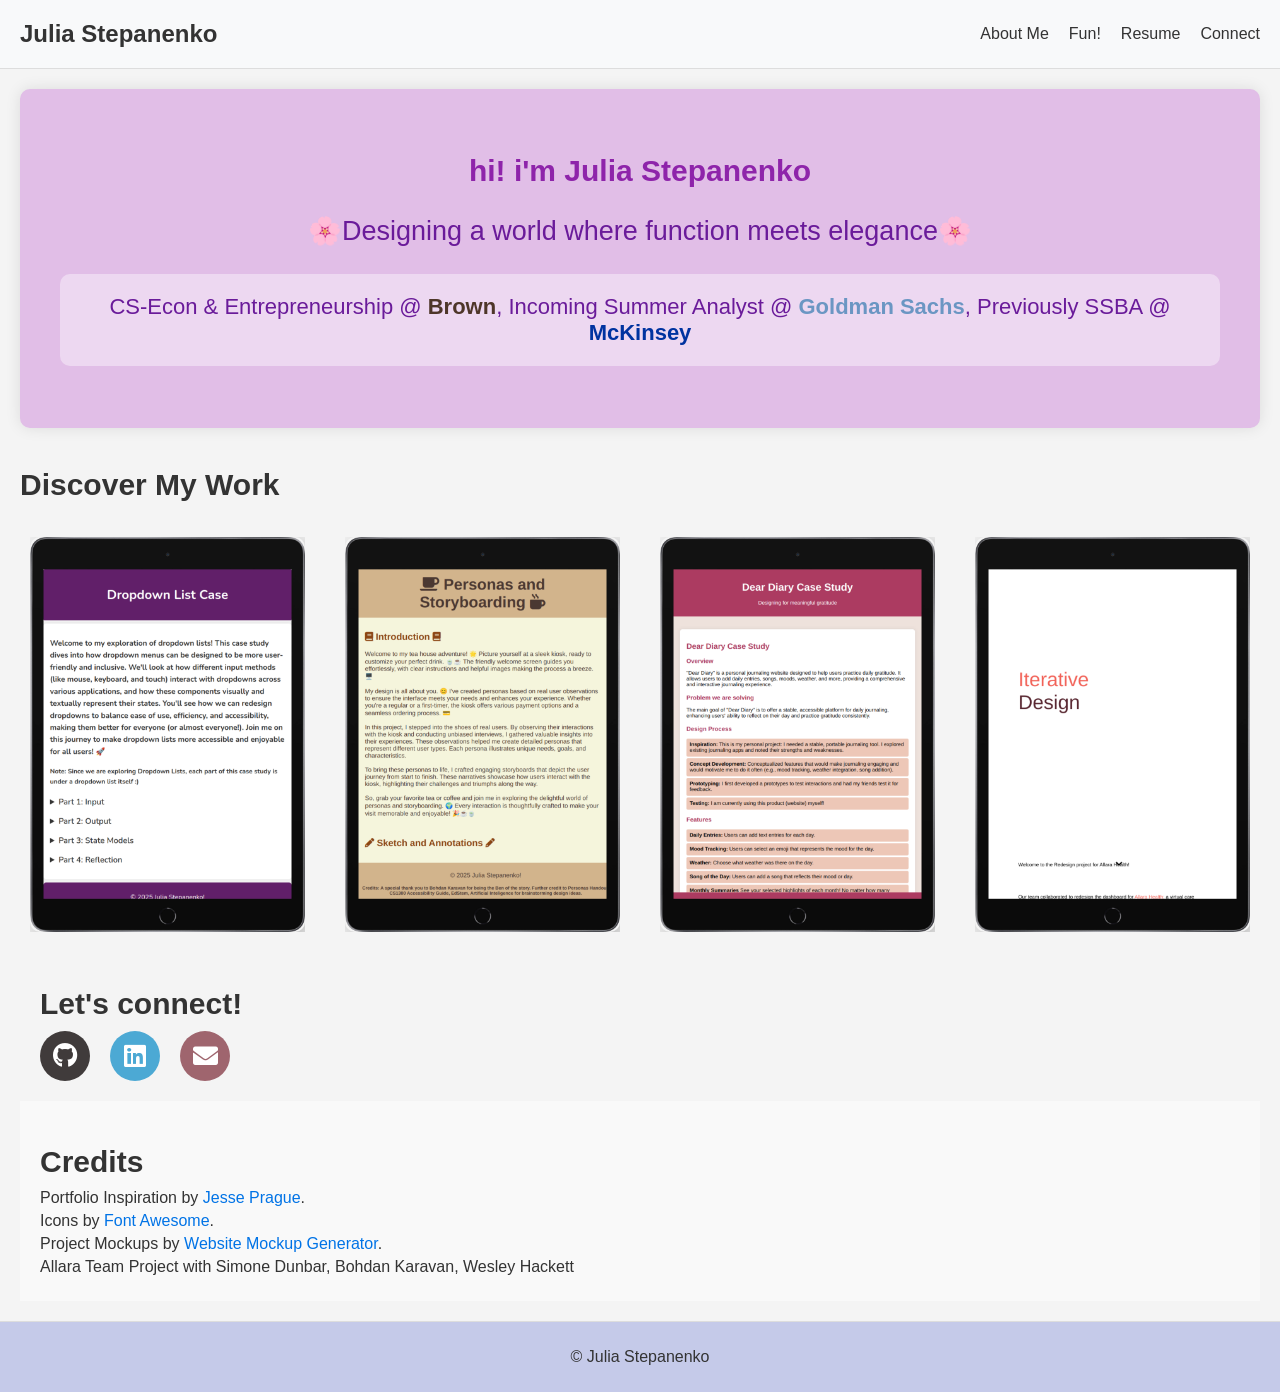
<file: index.html>
<!DOCTYPE html>
<html lang="en">
  <head>
    <meta charset="UTF-8" />
    <meta name="viewport" content="width=device-width, initial-scale=1.0" />
    <title>Julia Stepanenko - Portfolio</title>
    <link rel="stylesheet" href="styles.css" />
    <link
      rel="stylesheet"
      href="https://cdnjs.cloudflare.com/ajax/libs/font-awesome/5.15.3/css/all.min.css"
    />
  </head>
  <body>
    <header>
      <div class="container">
        <div class="logo">
          <h1>Julia Stepanenko</h1>
        </div>
        <nav>
          <ul>
            <li><a href="about.html">About Me</a></li>
            <li><a href="fun.html">Fun!</a></li>
            <li>
              <a href="JuliaStepanenko_GS2025 (2).pdf" target="_blank"
                >Resume</a
              >
            </li>
            <li><a href="index.html#connect">Connect</a></li>
          </ul>
        </nav>
      </div>
    </header>
    <main>
      <section id="about">
        <div class="personal-section">
          <h2><span class="highlight">hi! i'm Julia Stepanenko</span></h2>
          <p style="font-size: 27px">
            🌸Designing a world where function meets elegance🌸
          </p>
          <p
            style="
              background-color: rgba(255, 255, 255, 0.4);
              padding: 20px;
              border-radius: 10px;
              font-size: 22px;
            "
          >
            CS-Econ & Entrepreneurship @
            <span style="color: #4e3629; font-weight: bold">Brown</span>,
            Incoming Summer Analyst @
            <span style="color: #6b96c3; font-weight: bold">Goldman Sachs</span
            >, Previously SSBA @
            <span style="color: #0033a0; font-weight: bold">McKinsey</span>
          </p>
        </div>
      </section>

      <section id="work">
        <h2 class="discoverwork">Discover My Work</h2>
        <div class="image-container-wrapper">
          <!-- Acc Comps -->
          <div class="image-container">
            <img
              src="pics/acc-comp.png"
              alt="Accessible Components case study img"
            />
            <a
              class="overlay facebook-watch-overlay"
              href="https://ystepane.github.io/cs1300-acc-comp/"
              target="_blank"
            >
              <div class="overlay-content">
                <h3>Accessible Components</h3>
                <p>Skills: HTML, CSS, Accessibility</p>
                <p class="tags">Accessibility</p>
                <p class="tags bottom">🌸User-friendly, accessible idea</p>
                <p class="date-tag">📅 February 2025</p>
              </div>
            </a>
          </div>

          <!-- Class 2 - Personas -->
          <div class="image-container">
            <img src="pics/personas.png" alt="Personas case study img" />
            <a
              class="overlay facebook-watch-overlay"
              href="https://ystepane.github.io/cs1300-personas/"
              target="_blank"
            >
              <div class="overlay-content">
                <h3>Personas</h3>
                <p>Skills: UX Design, Research, Interviews</p>
                <p class="tags">UX Design</p>
                <p class="tags bottom">🌸Creative, insightful storyboards</p>

                <p class="date-tag">📅 March 2025</p>
              </div>
            </a>
          </div>
          <!-- Personal -->
          <div class="image-container">
            <img src="pics/deardiary.png" alt="Dear Diary case study img" />
            <a
              class="overlay facebook-watch-overlay"
              href="https://ystepane.github.io/dear-diary-case/"
              target="_blank"
            >
              <div class="overlay-content">
                <h3>Dear Diary</h3>
                <p>Skills: Web Development, Problem Solving</p>
                <p class="tags">Web Development</p>
                <p class="tags bottom">🌸Portable, interactive gratitude</p>

                <p class="date-tag">📅 March 2025</p>
              </div>
            </a>
          </div>
          <!-- Class 3 - Allara -->
          <div class="image-container">
            <img src="pics/allara.png" alt="Startup Redesign case study img" />
            <a
              class="overlay facebook-watch-overlay"
              href="https://ystepane.github.io/allara3/"
              target="_blank"
            >
              <div class="overlay-content">
                <h3>Startup Redesign</h3>
                <p>Skills: Branding, UI Design</p>
                <p class="tags">Group Project: UI Design</p>
                <p class="tags bottom">🌸Intuitive, modular solution</p>

                <p class="date-tag">📅 April 2025</p>
                <p>
                  Contribution: Wireframing, <br />Email communications, Figma
                  and Website prototyping.
                </p>
              </div>
            </a>
          </div>
        </div>
      </section>
      <section id="connect" class="connect">
        <h2 class="connect-title">Let's connect!</h2>
        <div class="icon-container">
          <a href="https://github.com/ystepane" class="github" target="_blank">
            <i class="fab fa-github" style="font-size: 25px"></i>
          </a>
          <a
            href="https://www.linkedin.com/in/julia-stepanenko"
            class="linkedin"
            target="_blank"
          >
            <i class="fab fa-linkedin" style="font-size: 25px"></i>
          </a>
          <a href="mailto:yuliia_stepanenko@brown.edu" class="email">
            <i class="fas fa-envelope" style="font-size: 25px"></i>
          </a>
        </div>
      </section>
      <section id="credits" class="credits">
        <h2>Credits</h2>
        <p>
          Portfolio Inspiration by
          <a href="https://jesseprague.com/index.html" target="_blank"
            >Jesse Prague</a
          >.
        </p>
        <p>
          Icons by
          <a href="https://fontawesome.com/" target="_blank">Font Awesome</a>.
        </p>
        <p>
          Project Mockups by
          <a href="https://websitemockupgenerator.com/" target="_blank"
            >Website Mockup Generator</a
          >.
        </p>

        <p>
          Allara Team Project with Simone Dunbar, Bohdan Karavan, Wesley Hackett
        </p>
      </section>
    </main>

    <footer>
      <p>&copy; Julia Stepanenko</p>
    </footer>
  </body>
</html>
</file>
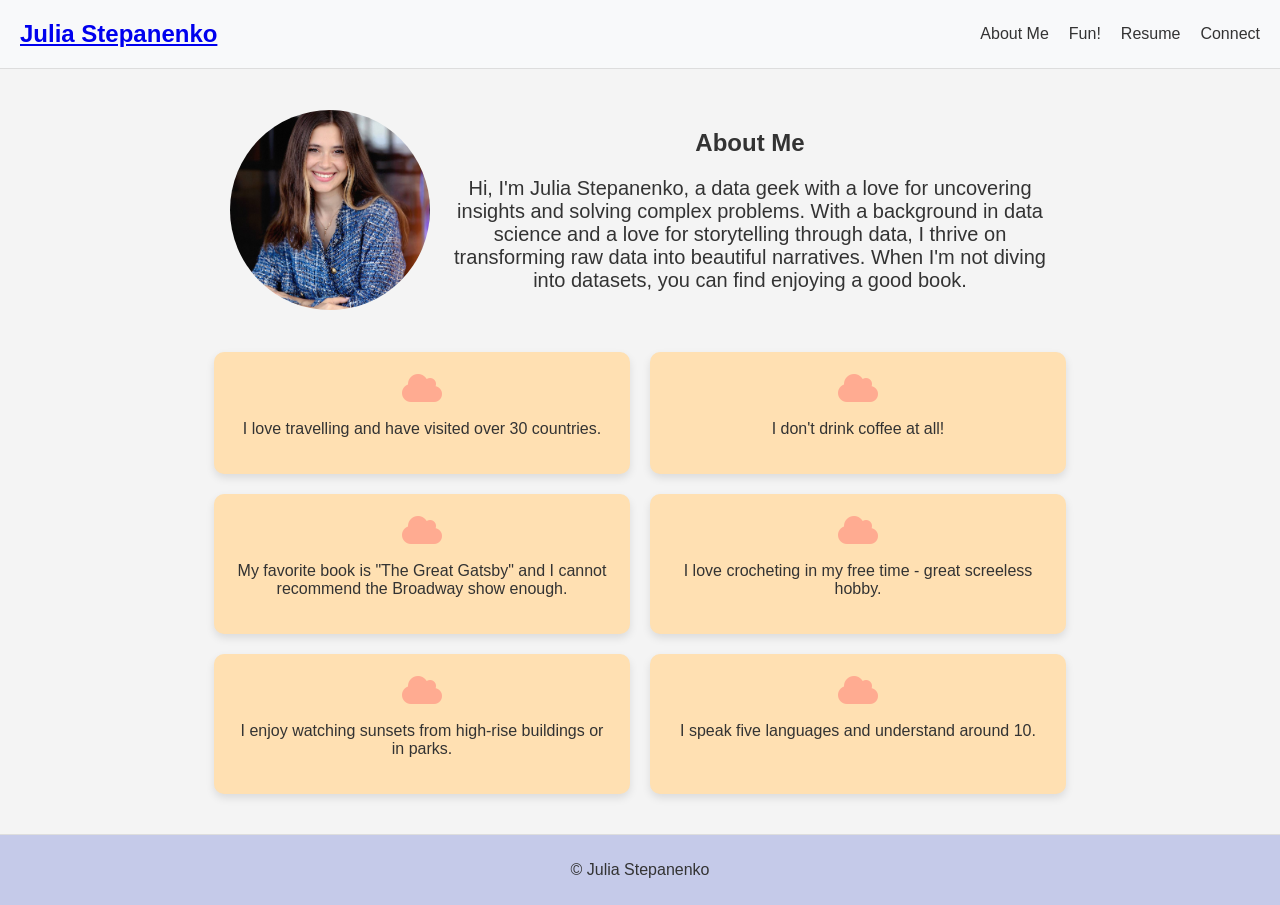
<file: about.html>
<!DOCTYPE html>
<html lang="en">
  <head>
    <meta charset="UTF-8" />
    <meta name="viewport" content="width=device-width, initial-scale=1.0" />
    <title>About Julia Stepanenko</title>
    <link rel="stylesheet" href="styles.css" />
    <link
      rel="stylesheet"
      href="https://cdnjs.cloudflare.com/ajax/libs/font-awesome/5.15.3/css/all.min.css"
    />
  </head>
  <body>
    <header>
      <div class="container">
        <div class="logo">
          <h1><a href="index.html">Julia Stepanenko</a></h1>
        </div>
        <nav>
          <ul>
            <li><a href="about.html">About Me</a></li>
            <li><a href="fun.html">Fun!</a></li>
            <li>
              <a href="JuliaStepanenko_GS2025 (2).pdf" target="_blank"
                >Resume</a
              >
            </li>
            <li><a href="index.html#connect">Connect</a></li>
          </ul>
        </nav>
      </div>
    </header>

    <main>
      <section id="about">
        <div class="about-container">
          <img src="pics/photo.jpg" alt="Julia Stepanenko headshot picture" />
          <div class="text">
            <h2>About Me</h2>
            <p class="aboutme">
              Hi, I'm Julia Stepanenko, a data geek with a love for uncovering
              insights and solving complex problems. With a background in data
              science and a love for storytelling through data, I thrive on
              transforming raw data into beautiful narratives. When I'm not
              diving into datasets, you can find enjoying a good book.
            </p>
          </div>
        </div>
        <div class="clouds">
          <div class="cloud">
            <i class="fas fa-cloud"></i>
            <p>I love travelling and have visited over 30 countries.</p>
          </div>
          <div class="cloud">
            <i class="fas fa-cloud"></i>
            <p>I don't drink coffee at all!</p>
          </div>
          <div class="cloud">
            <i class="fas fa-cloud"></i>
            <p>
              My favorite book is "The Great Gatsby" and I cannot recommend the
              Broadway show enough.
            </p>
          </div>
          <div class="cloud">
            <i class="fas fa-cloud"></i>
            <p>I love crocheting in my free time - great screeless hobby.</p>
          </div>
          <div class="cloud">
            <i class="fas fa-cloud"></i>
            <p>
              I enjoy watching sunsets from high-rise buildings or in parks.
            </p>
          </div>
          <div class="cloud">
            <i class="fas fa-cloud"></i>
            <p>I speak five languages and understand around 10.</p>
          </div>
        </div>
      </section>
    </main>

    <footer>
      <p>&copy; Julia Stepanenko</p>
    </footer>
  </body>
</html>
</file>
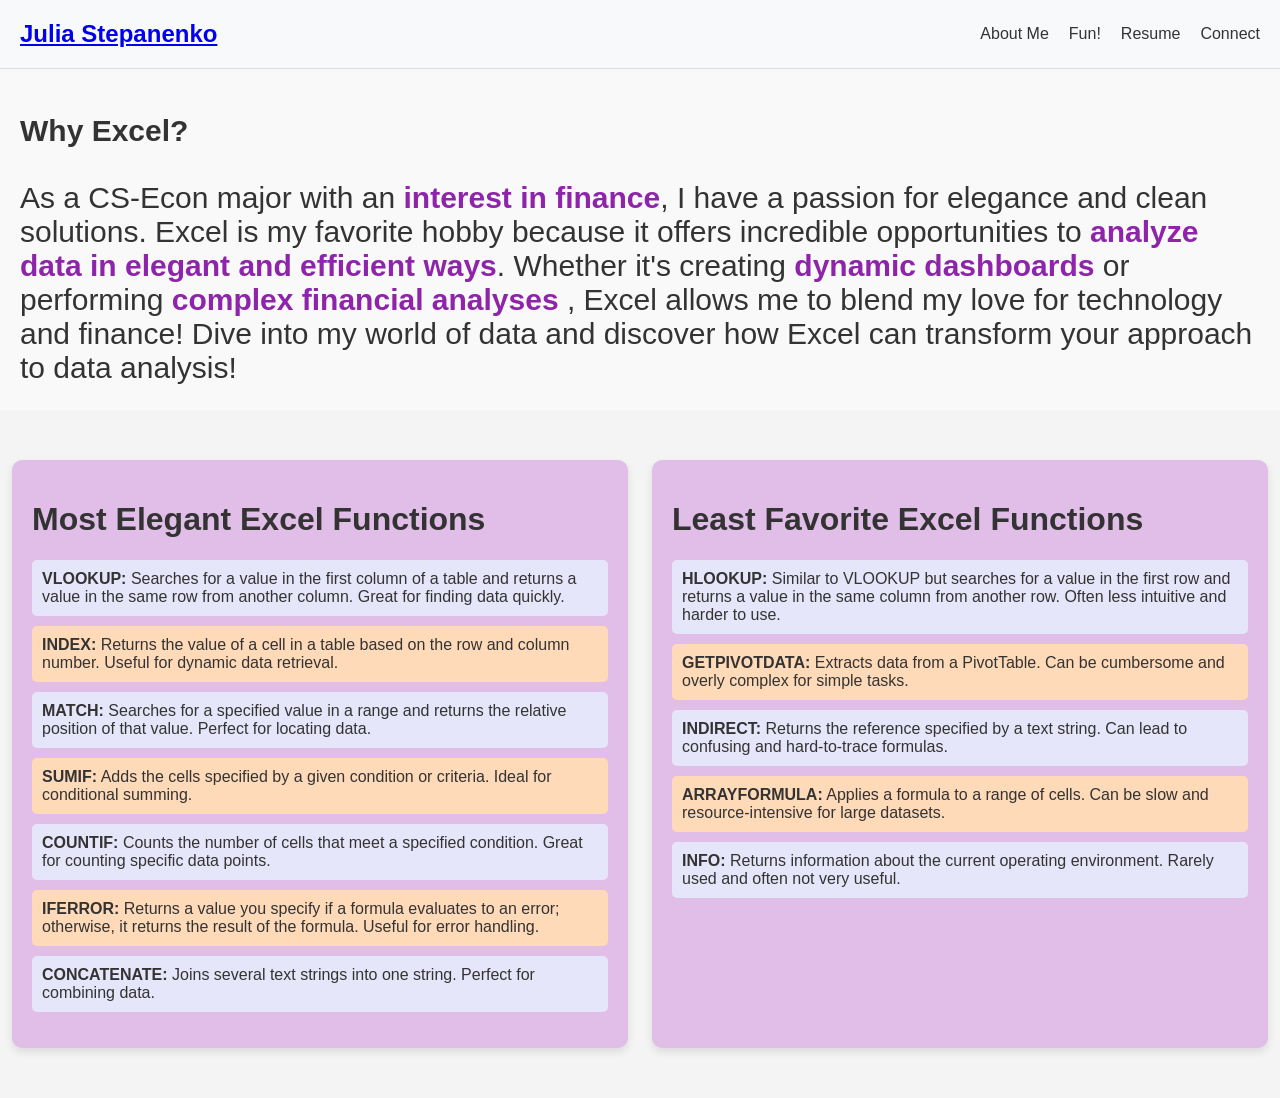
<file: fun.html>
<!DOCTYPE html>
<html lang="en">
  <head>
    <meta charset="UTF-8" />
    <meta name="viewport" content="width=device-width, initial-scale=1.0" />
    <title>Most Elegant Excel Functions</title>
    <link rel="stylesheet" href="styles.css" />
    <style>
      .container-excel-wrapper {
        display: flex;
        justify-content: space-between;
      }
      .container-excel {
        width: 45%;
      }
    </style>
  </head>
  <body class="body-fun">
    <header>
      <div class="container">
        <div class="logo">
          <h1><a href="index.html">Julia Stepanenko</a></h1>
        </div>
        <nav>
          <ul>
            <li><a href="about.html">About Me</a></li>
            <li><a href="fun.html">Fun!</a></li>
            <li>
              <a href="JuliaStepanenko_GS2025 (2).pdf" target="_blank"
                >Resume</a
              >
            </li>
            <li><a href="index.html#connect">Connect</a></li>
          </ul>
        </nav>
      </div>
    </header>
    <section id="credits" class="credits">
      <h2>Why Excel?</h2>
           
      <p class="intro-paragraph">
        As a CS-Econ major with an
        <span style="color: #8e24aa; font-weight: bold">
          interest in finance</span
        >, I have a passion for elegance and clean solutions. Excel is my
        favorite hobby because it offers incredible opportunities to
        <span style="color: #8e24aa; font-weight: bold">
          analyze data in elegant and efficient ways</span
        >. Whether it's creating
        <span style="color: #8e24aa; font-weight: bold">
          dynamic dashboards
        </span>
        or performing
        <span style="color: #8e24aa; font-weight: bold">
          complex financial analyses
        </span>
        , Excel allows me to blend my love for technology and finance! Dive into
        my world of data and discover how Excel can transform your approach to
        data analysis!
      </p>
    </section>
    <div class="container-excel-wrapper">
      <div class="container-excel">
        <h1>Most Elegant Excel Functions</h1>
        <ul class="excel-functions">
          <li>
            <strong>VLOOKUP:</strong> Searches for a value in the first column
            of a table and returns a value in the same row from another column.
            Great for finding data quickly.
          </li>
          <li>
            <strong>INDEX:</strong> Returns the value of a cell in a table based
            on the row and column number. Useful for dynamic data retrieval.
          </li>
          <li>
            <strong>MATCH:</strong> Searches for a specified value in a range
            and returns the relative position of that value. Perfect for
            locating data.
          </li>
          <li>
            <strong>SUMIF:</strong> Adds the cells specified by a given
            condition or criteria. Ideal for conditional summing.
          </li>
          <li>
            <strong>COUNTIF:</strong> Counts the number of cells that meet a
            specified condition. Great for counting specific data points.
          </li>
          <li>
            <strong>IFERROR:</strong> Returns a value you specify if a formula
            evaluates to an error; otherwise, it returns the result of the
            formula. Useful for error handling.
          </li>
          <li>
            <strong>CONCATENATE:</strong> Joins several text strings into one
            string. Perfect for combining data.
          </li>
        </ul>
      </div>
      <div class="container-excel">
        <h1>Least Favorite Excel Functions</h1>
        <ul class="excel-functions">
          <li>
            <strong>HLOOKUP:</strong> Similar to VLOOKUP but searches for a
            value in the first row and returns a value in the same column from
            another row. Often less intuitive and harder to use.
          </li>
          <li>
            <strong>GETPIVOTDATA:</strong> Extracts data from a PivotTable. Can
            be cumbersome and overly complex for simple tasks.
          </li>
          <li>
            <strong>INDIRECT:</strong> Returns the reference specified by a text
            string. Can lead to confusing and hard-to-trace formulas.
          </li>
          <li>
            <strong>ARRAYFORMULA:</strong> Applies a formula to a range of
            cells. Can be slow and resource-intensive for large datasets.
          </li>
          <li>
            <strong>INFO:</strong> Returns information about the current
            operating environment. Rarely used and often not very useful.
          </li>
        </ul>
      </div>
    </div>
  </body>
</html>
</file>
<file: styles.css>
body {
  font-family: "Segoe UI", cursive, sans-serif;
  margin: 0;
  padding: 0;
  background-color: #f4f4f4;
  color: #333;
}

header {
  background-color: #f8f9fa;
  color: #333;
  padding: 20px 0;
  border-bottom: 1px solid #ddd;
}

.container {
  display: flex;
  justify-content: space-between;
  align-items: center;
  padding: 0 20px;
}

.logo h1 {
  margin: 0;
  font-size: 1.5em;
}

nav ul {
  list-style: none;
  margin: 0;
  padding: 0;
  display: flex;
}

nav ul li {
  margin-left: 20px;
}

nav ul li a {
  text-decoration: none;
  color: #333;
  font-size: 1em;
}

main {
  padding: 20px;
}

/* .personal-section {
  background-color: #e0f7fa;
  padding: 40px;
  margin-bottom: 40px;
  border-radius: 10px;
  box-shadow: 0 0 15px rgba(0, 0, 0, 0.1);
  text-align: center;
} */

/* .personal-section h2 {
  font-size: 2.5em;
  margin: 0;
  color: #00796b;
}

.personal-section p {
  font-size: 1.5em;
  margin: 10px 0 0;
  color: #004d40;
} */
footer {
  background-color: #f8f9fa;
  color: #333;
  text-align: center;
  padding: 10px;
  border-top: 1px solid #ddd;
}

#work {
  margin-top: 40px;
}

.image-container h3 {
  margin: 45;
  color: #ffffff;
  font-size: 3em;
  text-align: center;
  text-decoration: none;
}

.image-container:hover .overlay h3 .image-container:focus {
  animation: slide-up 0.35s ease-out;
}

.image-container img {
  border-radius: 10px;
  display: block;
  width: 100%;
  box-shadow: 6px 7px 28px 0 rgba(16, 16, 16, 0.3);
}

.image-container {
  position: relative;
}

.overlay {
  position: absolute;
  top: 0;
  bottom: 0;
  left: 0;
  right: 0;
  height: 100%;
  width: 100%;
  opacity: 0;
  transition: 0.5s ease-in-out;
  border-radius: 10px;
  text-decoration: none;
}
.overlay:focus {
  opacity: 1;
}

.facebook-watch-overlay {
  background-color: rgba(255, 255, 255, 0.279);
}

@media screen and (min-width: 700px) {
  .image-container:hover .image-container:focus .overlay {
    opacity: 1;
    transition: 0.3s ease-in-out;
  }
  .image-container:hover .image-container:focus {
    transition: 0.3s ease-in-out;
    transform: scale(1.03);
  }

  .mobile-no-hover {
    display: none !important;
  }
}

.image-container {
  position: relative;
  overflow: hidden;
  flex: 1 1 calc(50% - 20px);
}

.image-container img {
  width: 100%;
  height: auto;
}

.overlay {
  position: absolute;
  top: 0;
  left: 0;
  width: 100%;
  height: 100%;
  background: rgba(0, 0, 0, 0.5);
  color: white;
  display: flex;
  justify-content: center;
  align-items: center;
  opacity: 0;
  transition: opacity 0.3s;
}

.overlay-content {
  text-align: center;
}

.tags {
  color: #ffab91;
  position: absolute;
  top: 10px;
  right: 10px;
  background: rgba(0, 0, 0, 0.7);
  padding: 5px;
  border-radius: 5px;
  border-color: #e79b89;
  border-width: 1px;
  border-style: solid;
  margin-top: 10px;
  margin-bottom: 10px;
}
.overlay-content {
  text-align: center;
}

.overlay-content .tags {
  display: inline-block;
  margin: 5px 0;
  padding: 5px 10px;
  background: rgba(0, 0, 0, 0.7);
  color: #ffab91;
  border-radius: 5px;
  border: 1px solid #e79b89;
}
.overlay-content .bottom {
  margin: 45px 0;
}

.overlay-content .date-tag {
  display: block;
  margin-top: 10px;
  color: #ffab91;
}

.image-container:hover .overlay {
  opacity: 1;
}

@media (max-width: 768px) {
  .image-container {
    flex: 1 1 100%;
  }
}

.overlay img {
  position: absolute;
  top: 50%;
  left: 50%;
  transform: translate(-50%, -50%);
  text-align: center;
  width: 5px;
}

.image-container {
  display: flex;
  flex-wrap: wrap;
  justify-content: space-between;
}

.image-container {
  flex: 1 1 calc(25% - 20px);
  margin: 10px;
}

.image-container-wrapper {
  display: flex;
  flex-wrap: wrap;
  gap: 20px;
}

.image-container {
  flex: 1;
  min-width: 200px;
  max-width: 30%;
}

.about-container {
  display: flex;
  align-items: center;
  justify-content: center;
  padding: 20px;
  text-align: center;
}

.about-container img {
  border-radius: 50%;
  width: 200px;
  height: 200px;
  object-fit: cover;
  margin-right: 20px;
}

.about-container .text {
  max-width: 600px;
}

.clouds {
  display: flex;
  flex-wrap: wrap;
  gap: 20px;
  justify-content: center;
  padding: 20px;
}

.cloud {
  background-color: #ffe0b2;
  border-radius: 10px;
  padding: 20px;
  width: calc(33% - 20px);
  box-shadow: 0 4px 8px rgba(0, 0, 0, 0.1);
  text-align: center;
}

.cloud i {
  font-size: 2em;
  color: #ffab91;
}

.personal-section {
  background-color: #e1bee7; /* Pastel purple */
  padding: 40px;
  margin-bottom: 40px;
  border-radius: 10px;
  box-shadow: 0 0 15px rgba(0, 0, 0, 0.1);
  text-align: center;
}

.personal-section h2 {
  color: #8e24aa;
  font-size: 30px;
}
.discoverwork {
  font-size: 30px;
}
.personal-section p {
  color: #6a1b9a;
}

/* .container {
    display: flex;
    justify-content: space-between;
    align-items: center;
    padding: 0 20px;
  } */

footer {
  background-color: #c5cae9;
}

.container-excel {
  max-width: 800px;
  margin: 50px auto;
  padding: 20px;
  background-color: #e1bee7;
  border-radius: 10px;
  box-shadow: 0 4px 8px rgba(0, 0, 0, 0.1);
}
/* Fun! */
.excel-functions {
  list-style-type: none;
  padding: 0;
}

.excel-functions li {
  background-color: #ffdab9;
  color: #333333;
  margin: 10px 0;
  padding: 10px;
  border-radius: 5px;
  text-align: left;
}

.excel-functions li:nth-child(odd) {
  background-color: #e6e6fa;
}

.info-box {
  background-color: rgba(255, 255, 255, 0.4);
  padding: 20px;
  border-radius: 10px;
}

.highlight {
  color: #8e24aa;
  animation: colorChange 5s infinite, slideIn 4s ease-in-out, bounce 5s infinite;
}

@keyframes glow {
  0% {
    text-shadow: 0 0 5px #7676f1, 0 0 10px #a3a3d1, 0 0 15px #a3a3d1,
      0 0 20px #a3a3d1;
  }
  50% {
    text-shadow: 0 0 20px #e79b89, 0 0 30px #ffc1b3, 0 0 40px #ffc1b3,
      0 0 50px #ffc1b3;
  }
  100% {
    text-shadow: 0 0 5px #a3a3d1, 0 0 10px #a3a3d1, 0 0 15px #a3a3d1,
      0 0 20px #a3a3d1;
  }
}

.highlight {
  animation: glow 6s infinite, slideIn 1s ease-in-out, bounce 2s infinite;
}

@keyframes fadeIn {
  from {
    opacity: 0;
  }
  to {
    opacity: 1;
  }
}

@keyframes slideIn {
  from {
    transform: translateY(-50px);
    opacity: 0;
  }
  to {
    transform: translateY(0);
    opacity: 1;
  }
}

/* connect */
.connect {
  padding: 20px;
}

.connect-title {
  text-align: left;
  margin-bottom: 10px;
  font-size: 30px;
}

.icon-container {
  display: flex;
  justify-content: flex-start;
  gap: 20px;
}

.connect a {
  display: flex;
  justify-content: center;
  align-items: center;
  width: 50px;
  height: 50px;
  border-radius: 50%;
  color: white;
  text-decoration: none;
  transition: transform 0.3s ease, background-color 0.3s ease;
}

.connect a:hover {
  transform: translateY(-5px);
}

.linkedin {
  background-color: #4ca9d4;
}

.github {
  background-color: #403b3b;
}

.email {
  background-color: #9f656e;
}

.linkedin:hover {
  background-color: #7fb3d5;
}

.github:hover {
  background-color: #8f8f8f;
}

.email:hover {
  background-color: #ffa6b9;
}

/* credits */
.credits {
  padding: 20px;
  background-color: #f9f9f9;
  text-align: left;
}

.credits h2 {
  margin-bottom: 10px;
  font-size: 30px;
}

.credits p {
  margin: 5px 0;
}

.credits a {
  color: #0073e6;
  text-decoration: none;
}

.credits a:hover {
  text-decoration: underline;
}
.intro-paragraph {
  font-size: 30px;
}
.aboutme {
  font-size: 20px;
}
</file>
